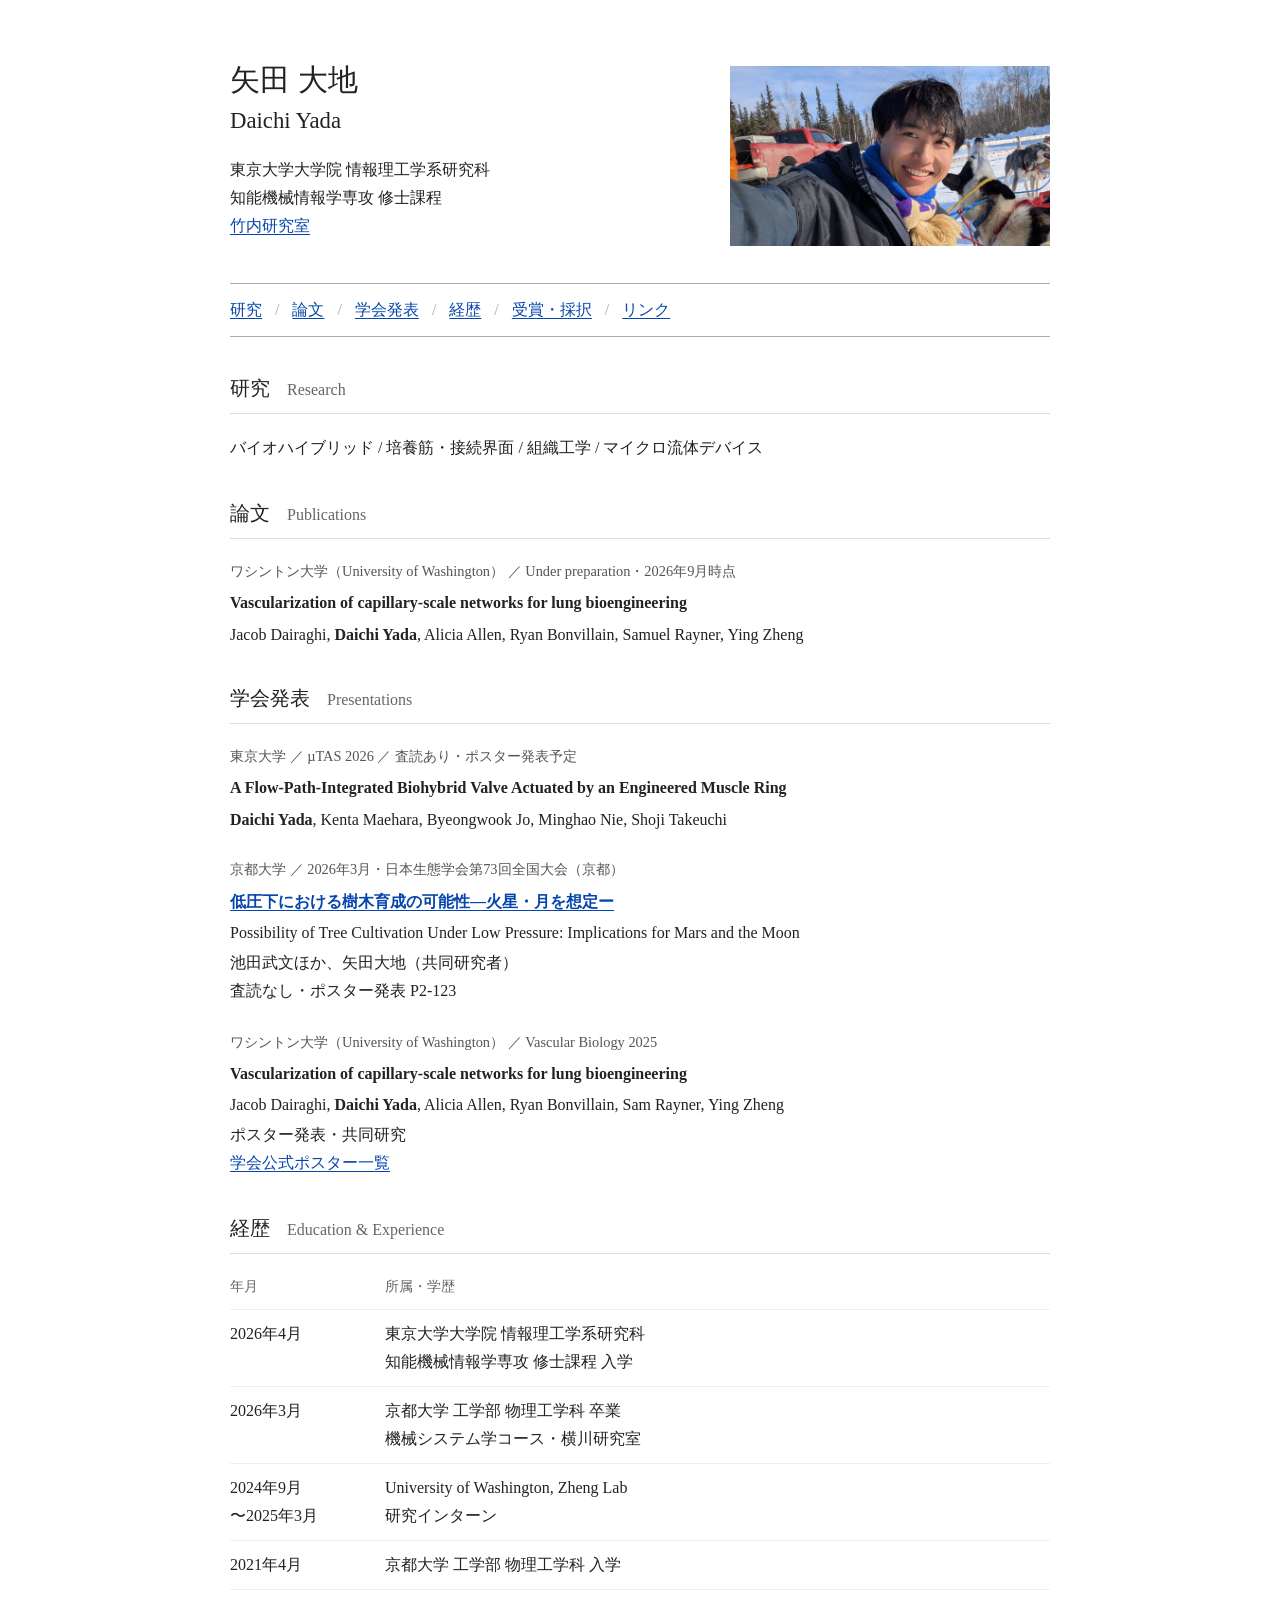
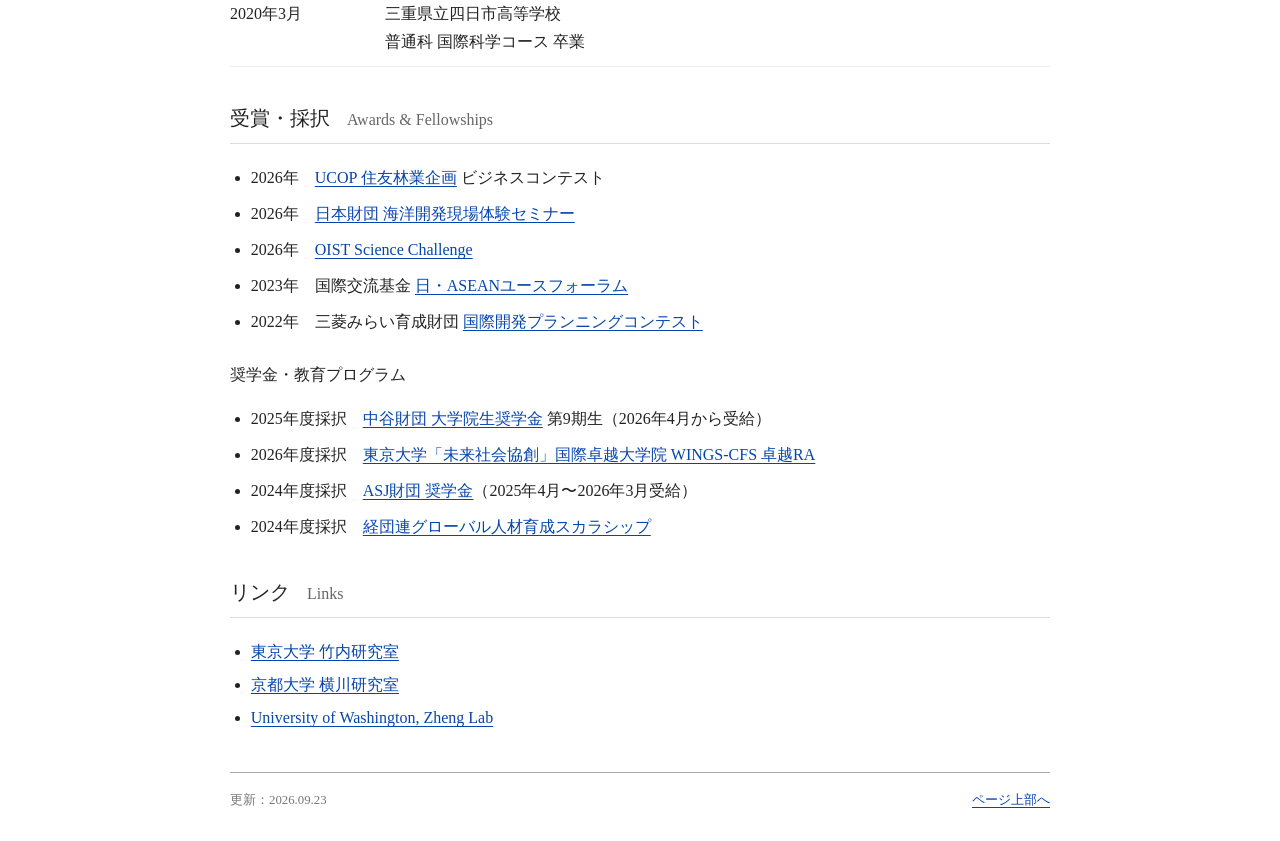
<file: docs/index.html>
<!doctype html>
<html lang="ja">
<head>
<meta charset="utf-8">
<meta name="viewport" content="width=device-width, initial-scale=1">
<title>矢田 大地 / Daichi Yada</title>
<meta name="description" content="矢田大地 / Daichi Yada — 東京大学大学院 情報理工学系研究科。経歴・論文・学会発表。">
<meta name="theme-color" content="#ffffff">
<meta name="google-site-verification" content="qMtW8hTHmmRN1J5_pxHbXWw_C1f3wLblmmfTAgkFmKg" />
<link rel="canonical" href="https://daichi-yada.github.io/">
<link rel="icon" href="assets/favicon.svg" type="image/svg+xml">
<link rel="stylesheet" href="style.css">
</head>
<body>
<a class="skip-link" href="#main" target="_blank" rel="noopener noreferrer">本文へ移動</a>
<main id="main">
<header class="profile-header">
<div class="identity">
<h1>矢田 大地 <span lang="en">Daichi Yada</span></h1>
<p>東京大学大学院 情報理工学系研究科<br>知能機械情報学専攻 修士課程<br><a href="https://www.hybrid.t.u-tokyo.ac.jp/" target="_blank" rel="noopener noreferrer">竹内研究室</a></p>
</div>
<img class="portrait" src="assets/portrait-2025-cropped.jpg" width="2700" height="1519" alt="雪景色の中で犬と写る矢田大地" fetchpriority="high">
</header>
<nav aria-label="メインメニュー"><a href="#research" target="_blank" rel="noopener noreferrer">研究</a><span>/</span><a href="#publications" target="_blank" rel="noopener noreferrer">論文</a><span>/</span><a href="#presentations" target="_blank" rel="noopener noreferrer">学会発表</a><span>/</span><a href="#education" target="_blank" rel="noopener noreferrer">経歴</a><span>/</span><a href="#awards" target="_blank" rel="noopener noreferrer">受賞・採択</a><span>/</span><a href="#links" target="_blank" rel="noopener noreferrer">リンク</a></nav>
<section id="research"><h2>研究 <small lang="en">Research</small></h2><p>バイオハイブリッド / 培養筋・接続界面 / 組織工学 / マイクロ流体デバイス</p></section>
<section id="publications"><h2>論文 <small lang="en">Publications</small></h2>
<article class="publication"><p class="affiliation">ワシントン大学（University of Washington） ／ Under preparation・2026年9月時点</p><h3 lang="en">Vascularization of capillary-scale networks for lung bioengineering</h3><p lang="en">Jacob Dairaghi, <strong>Daichi Yada</strong>, Alicia Allen, Ryan Bonvillain, Samuel Rayner, Ying Zheng</p></article>
</section>
<section id="presentations"><h2>学会発表 <small lang="en">Presentations</small></h2>
<article class="publication"><p class="affiliation">東京大学 ／ µTAS 2026 ／ 査読あり・ポスター発表予定</p><h3 lang="en">A Flow-Path-Integrated Biohybrid Valve Actuated by an Engineered Muscle Ring</h3><p lang="en"><strong>Daichi Yada</strong>, Kenta Maehara, Byeongwook Jo, Minghao Nie, Shoji Takeuchi</p></article>
<article class="publication"><p class="affiliation">京都大学 ／ 2026年3月・日本生態学会第73回全国大会（京都）</p><h3><a href="https://esj.ne.jp/meeting/abst/73/P2-123.html" target="_blank" rel="noopener noreferrer">低圧下における樹木育成の可能性―火星・月を想定ー</a></h3><p lang="en">Possibility of Tree Cultivation Under Low Pressure: Implications for Mars and the Moon</p><p>池田武文ほか、矢田大地（共同研究者）<br>査読なし・ポスター発表 P2-123</p></article>
<article class="publication"><p class="affiliation">ワシントン大学（University of Washington） ／ Vascular Biology 2025</p><h3 lang="en">Vascularization of capillary-scale networks for lung bioengineering</h3><p lang="en">Jacob Dairaghi, <strong>Daichi Yada</strong>, Alicia Allen, Ryan Bonvillain, Sam Rayner, Ying Zheng</p><p>ポスター発表・共同研究<br><a href="https://northamericanvascularbiologyorganization.growthzoneapp.com/ap/CloudFile/Download/LvDlM87p" target="_blank" rel="noopener noreferrer">学会公式ポスター一覧</a></p></article>
</section>
<section id="education"><h2>経歴 <small lang="en">Education &amp; Experience</small></h2>
<table><caption class="sr-only">学歴と研究留学の経歴</caption><thead><tr><th scope="col">年月</th><th scope="col">所属・学歴</th></tr></thead><tbody>
<tr><th scope="row">2026年4月</th><td>東京大学大学院 情報理工学系研究科<br>知能機械情報学専攻 修士課程 入学</td></tr>
<tr><th scope="row">2026年3月</th><td>京都大学 工学部 物理工学科 卒業<br>機械システム学コース・横川研究室</td></tr>
<tr><th scope="row">2024年9月<br>〜2025年3月</th><td>University of Washington, Zheng Lab<br>研究インターン</td></tr>
<tr><th scope="row">2021年4月</th><td>京都大学 工学部 物理工学科 入学</td></tr>
<tr><th scope="row">2020年3月</th><td>三重県立四日市高等学校<br>普通科 国際科学コース 卒業</td></tr>
</tbody></table>
</section>
<section id="awards"><h2>受賞・採択 <small lang="en">Awards &amp; Fellowships</small></h2>
<ul class="spaced-list">
<li>2026年　<a href="https://www.u-tokyo.ac.jp/ja/students/special-activities/ugip_sf.html" target="_blank" rel="noopener noreferrer">UCOP 住友林業企画</a> ビジネスコンテスト</li>
<li>2026年　<a href="https://ssl.project-kaiyoukaihatsu.jp/program/" target="_blank" rel="noopener noreferrer">日本財団 海洋開発現場体験セミナー</a></li>
<li>2026年　<a href="https://www.oist.jp/news-center/news/education/2026/5/12/science-challenge-2026" target="_blank" rel="noopener noreferrer">OIST Science Challenge</a></li>
<li>2023年　国際交流基金 <a href="https://www.jpf.go.jp/j/project/intel/exchange/youth-forum/2023/03-01.html" target="_blank" rel="noopener noreferrer">日・ASEANユースフォーラム</a></li>
<li>2022年　三菱みらい育成財団 <a href="https://iac.kyoto-u.ac.jp/news-topics/1062/" target="_blank" rel="noopener noreferrer">国際開発プランニングコンテスト</a></li>
</ul>
<h3 class="subheading">奨学金・教育プログラム</h3>
<ul class="spaced-list"><li>2025年度採択　<a href="https://www.nakatani-foundation.jp/business/scholarship/" target="_blank" rel="noopener noreferrer">中谷財団 大学院生奨学金</a> 第9期生（2026年4月から受給）</li><li>2026年度採択　<a href="https://www.cfs.t.u-tokyo.ac.jp/rules.html" target="_blank" rel="noopener noreferrer">東京大学「未来社会協創」国際卓越大学院 WINGS-CFS 卓越RA</a></li><li>2024年度採択　<a href="https://www.asjf.or.jp/appreq.html" target="_blank" rel="noopener noreferrer">ASJ財団 奨学金</a>（2025年4月〜2026年3月受給）</li><li>2024年度採択　<a href="https://www.keidanren.or.jp/japanese/profile/ishizaka/" target="_blank" rel="noopener noreferrer">経団連グローバル人材育成スカラシップ</a></li></ul>
</section>
<section id="links"><h2>リンク <small lang="en">Links</small></h2>
<ul class="link-list">
<li><a href="https://www.hybrid.t.u-tokyo.ac.jp/" target="_blank" rel="noopener noreferrer">東京大学 竹内研究室</a></li>
<li><a href="https://www.mbsys.me.kyoto-u.ac.jp/" target="_blank" rel="noopener noreferrer">京都大学 横川研究室</a></li>
<li><a href="https://sites.google.com/uw.edu/yingzhenglab/" target="_blank" rel="noopener noreferrer">University of Washington, Zheng Lab</a></li>
</ul>
</section>
<footer><span>更新：2026.09.23</span><a href="#main" target="_blank" rel="noopener noreferrer">ページ上部へ</a></footer>
</main>
</body>
</html>
</file>
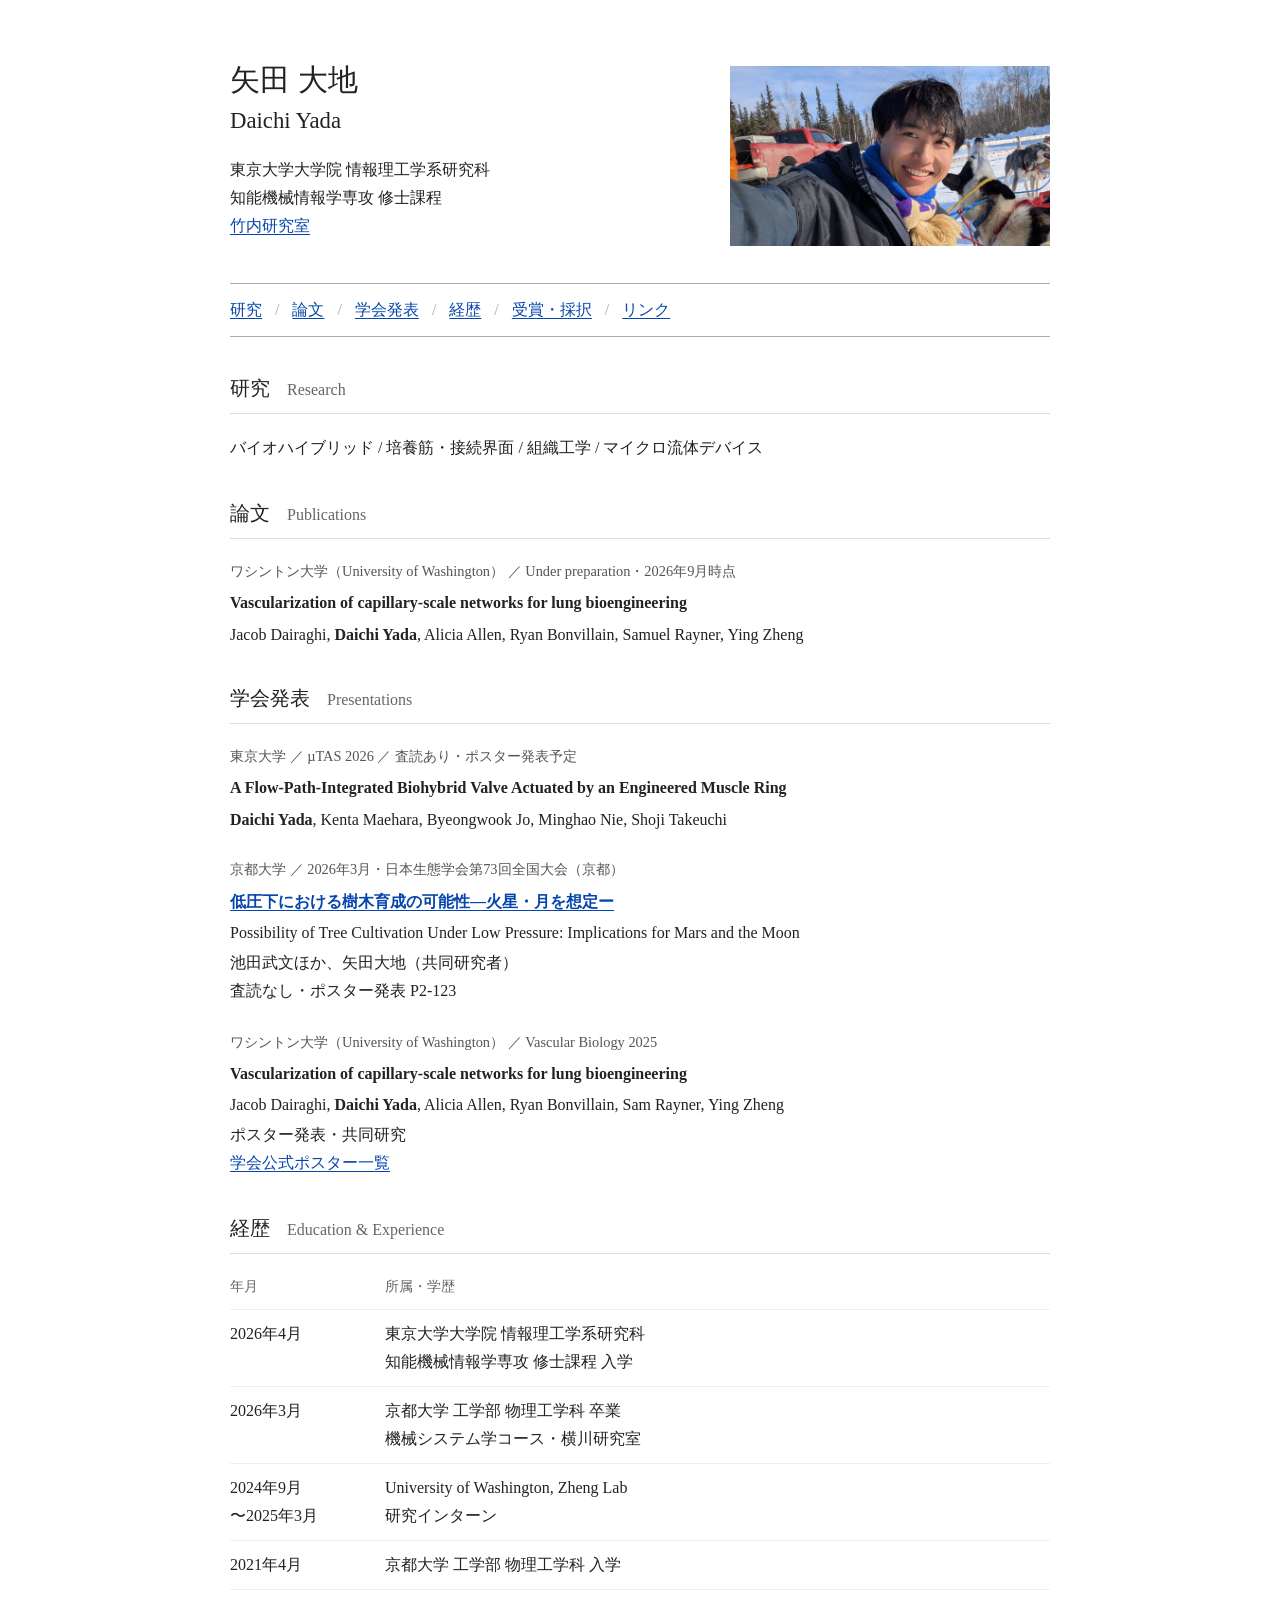
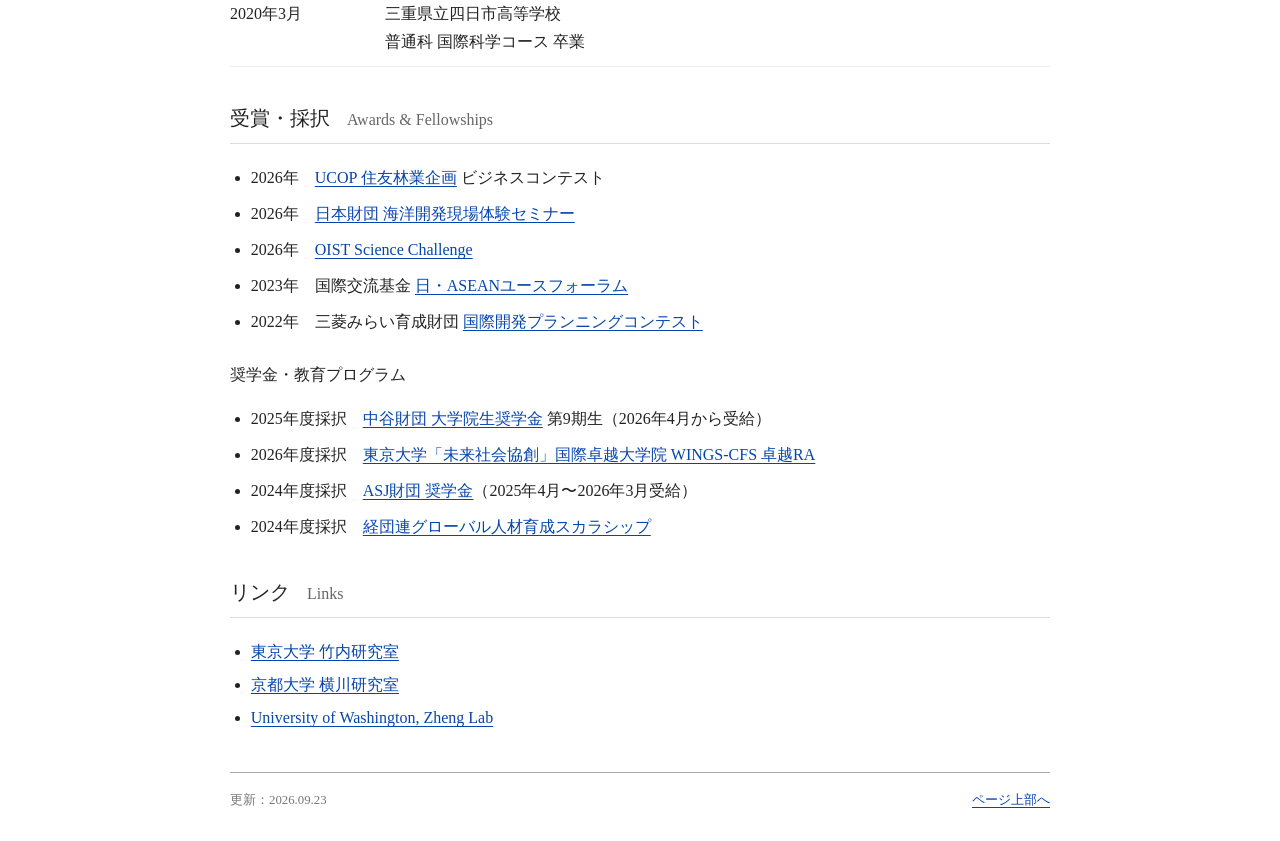
<file: docs/links.html>
<!doctype html>
<html lang="ja"><head><meta charset="utf-8"><meta name="viewport" content="width=device-width, initial-scale=1"><meta http-equiv="refresh" content="0; url=./#links"><link rel="canonical" href="https://daichi-yada.github.io/#links"><title>リンク｜矢田大地</title></head><body><a href="./#links" target="_blank" rel="noopener noreferrer">リンク</a></body></html>
</file>
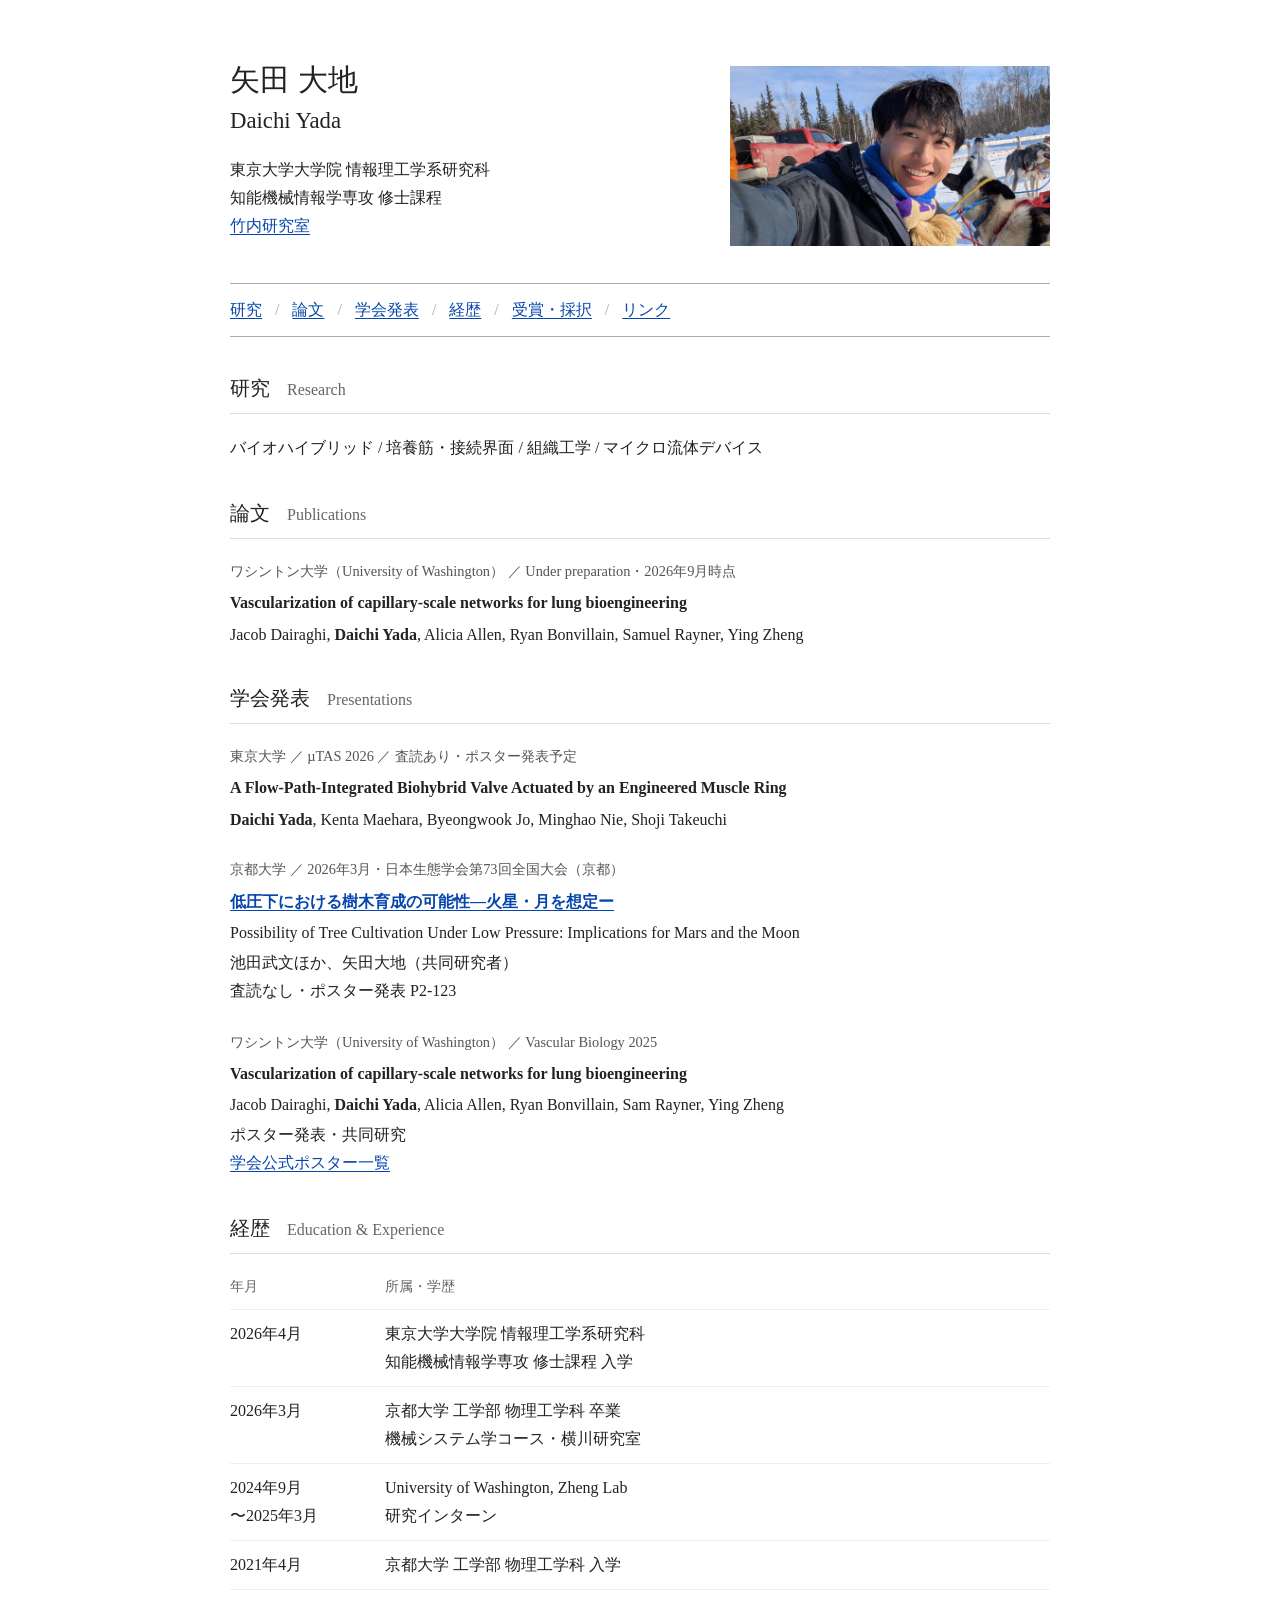
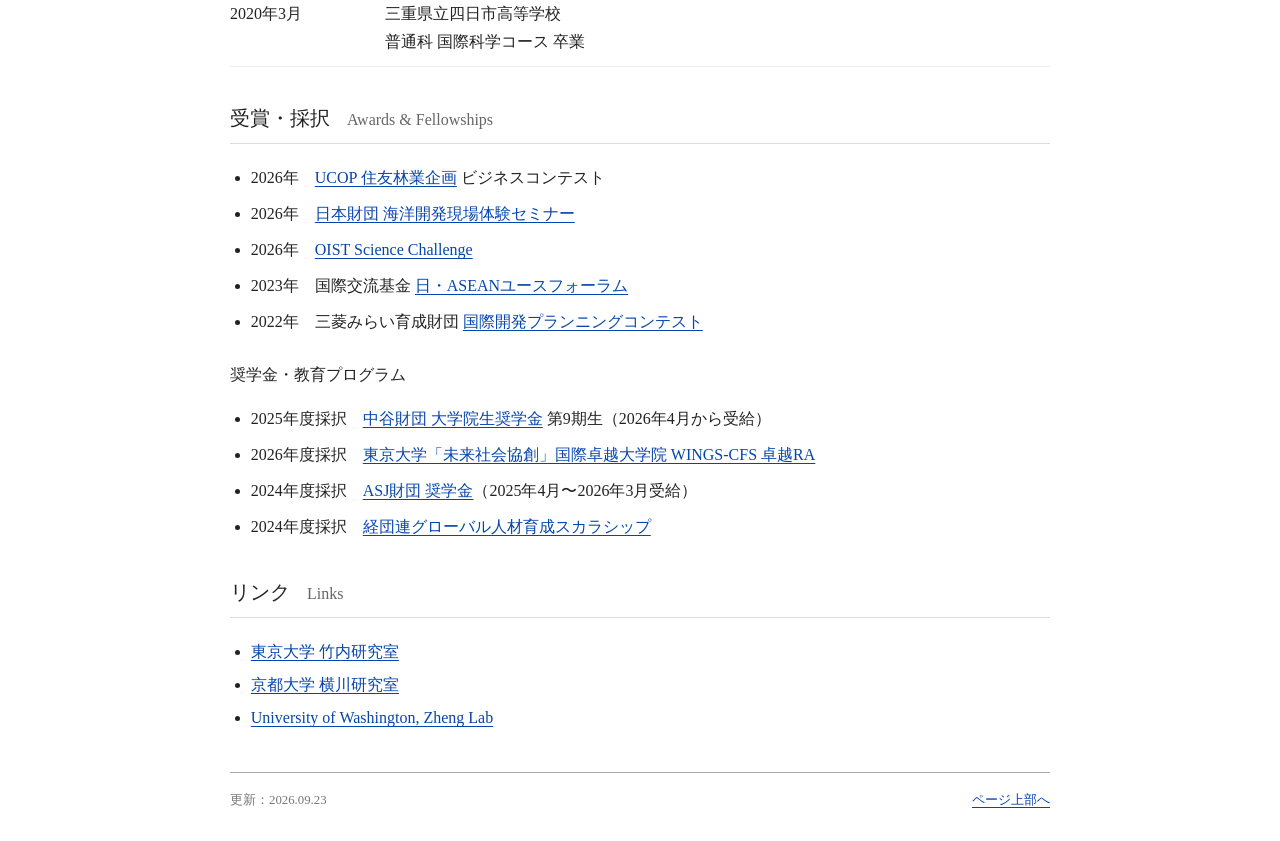
<file: docs/profile.html>
<!doctype html>
<html lang="ja"><head><meta charset="utf-8"><meta name="viewport" content="width=device-width, initial-scale=1"><meta http-equiv="refresh" content="0; url=./#education"><link rel="canonical" href="https://daichi-yada.github.io/#education"><title>経歴｜矢田大地</title></head><body><a href="./#education" target="_blank" rel="noopener noreferrer">経歴</a></body></html>
</file>
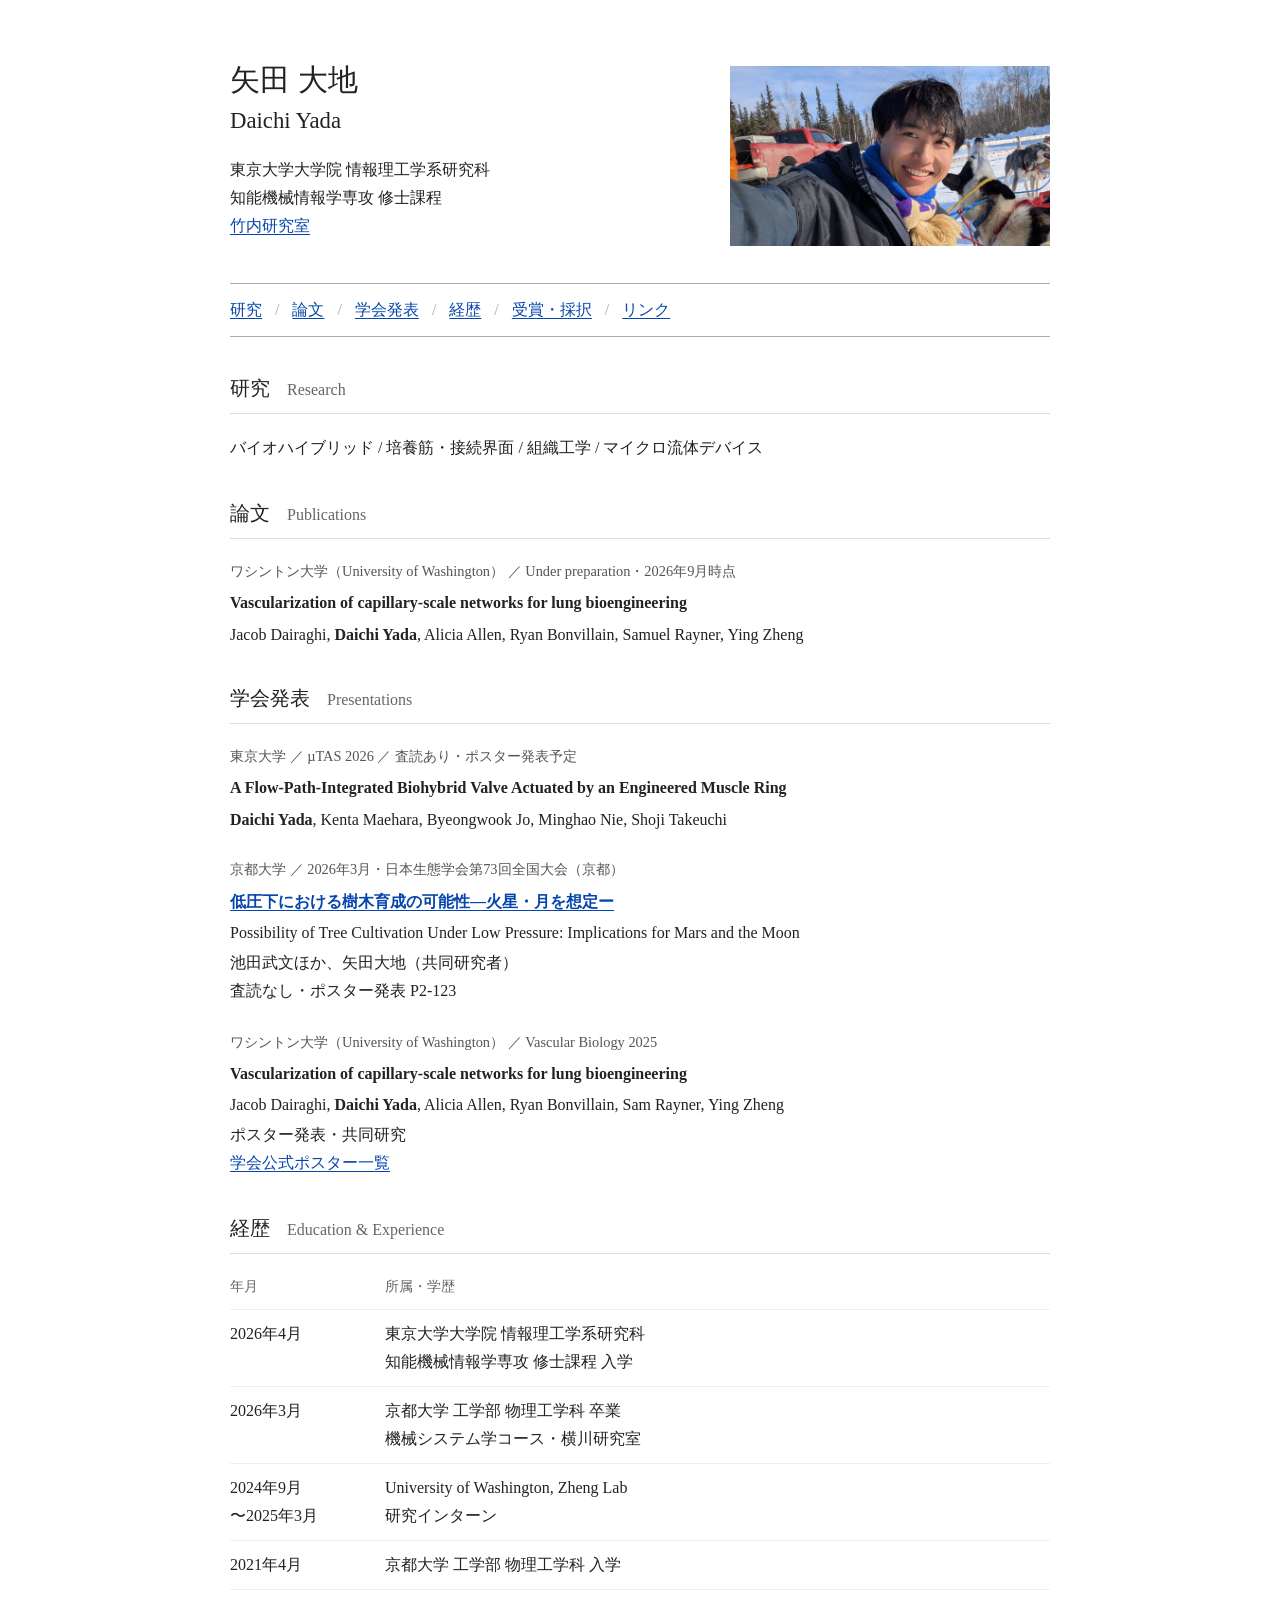
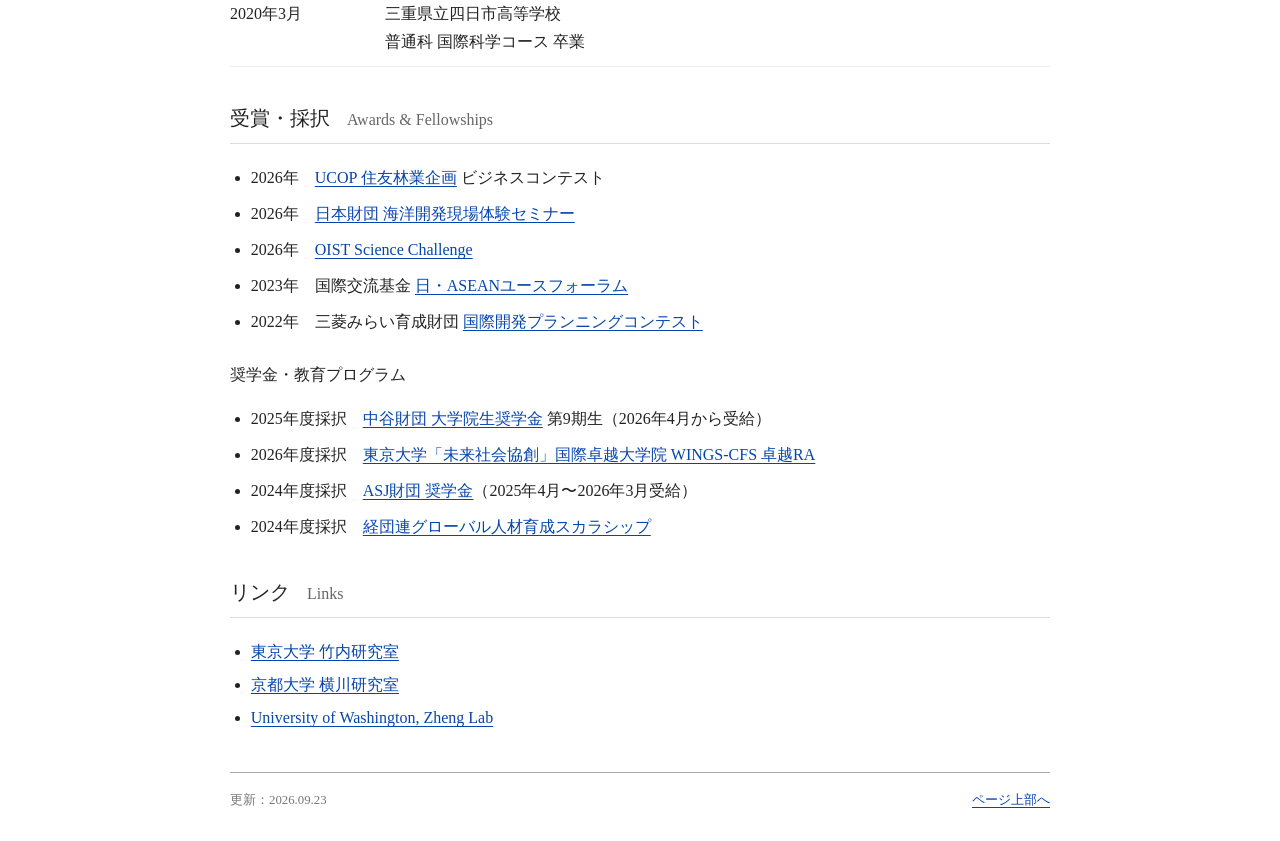
<file: docs/research.html>
<!doctype html>
<html lang="ja"><head><meta charset="utf-8"><meta name="viewport" content="width=device-width, initial-scale=1"><meta http-equiv="refresh" content="0; url=./#research"><link rel="canonical" href="https://daichi-yada.github.io/#research"><title>研究｜矢田大地</title></head><body><a href="./#research" target="_blank" rel="noopener noreferrer">研究</a></body></html>
</file>
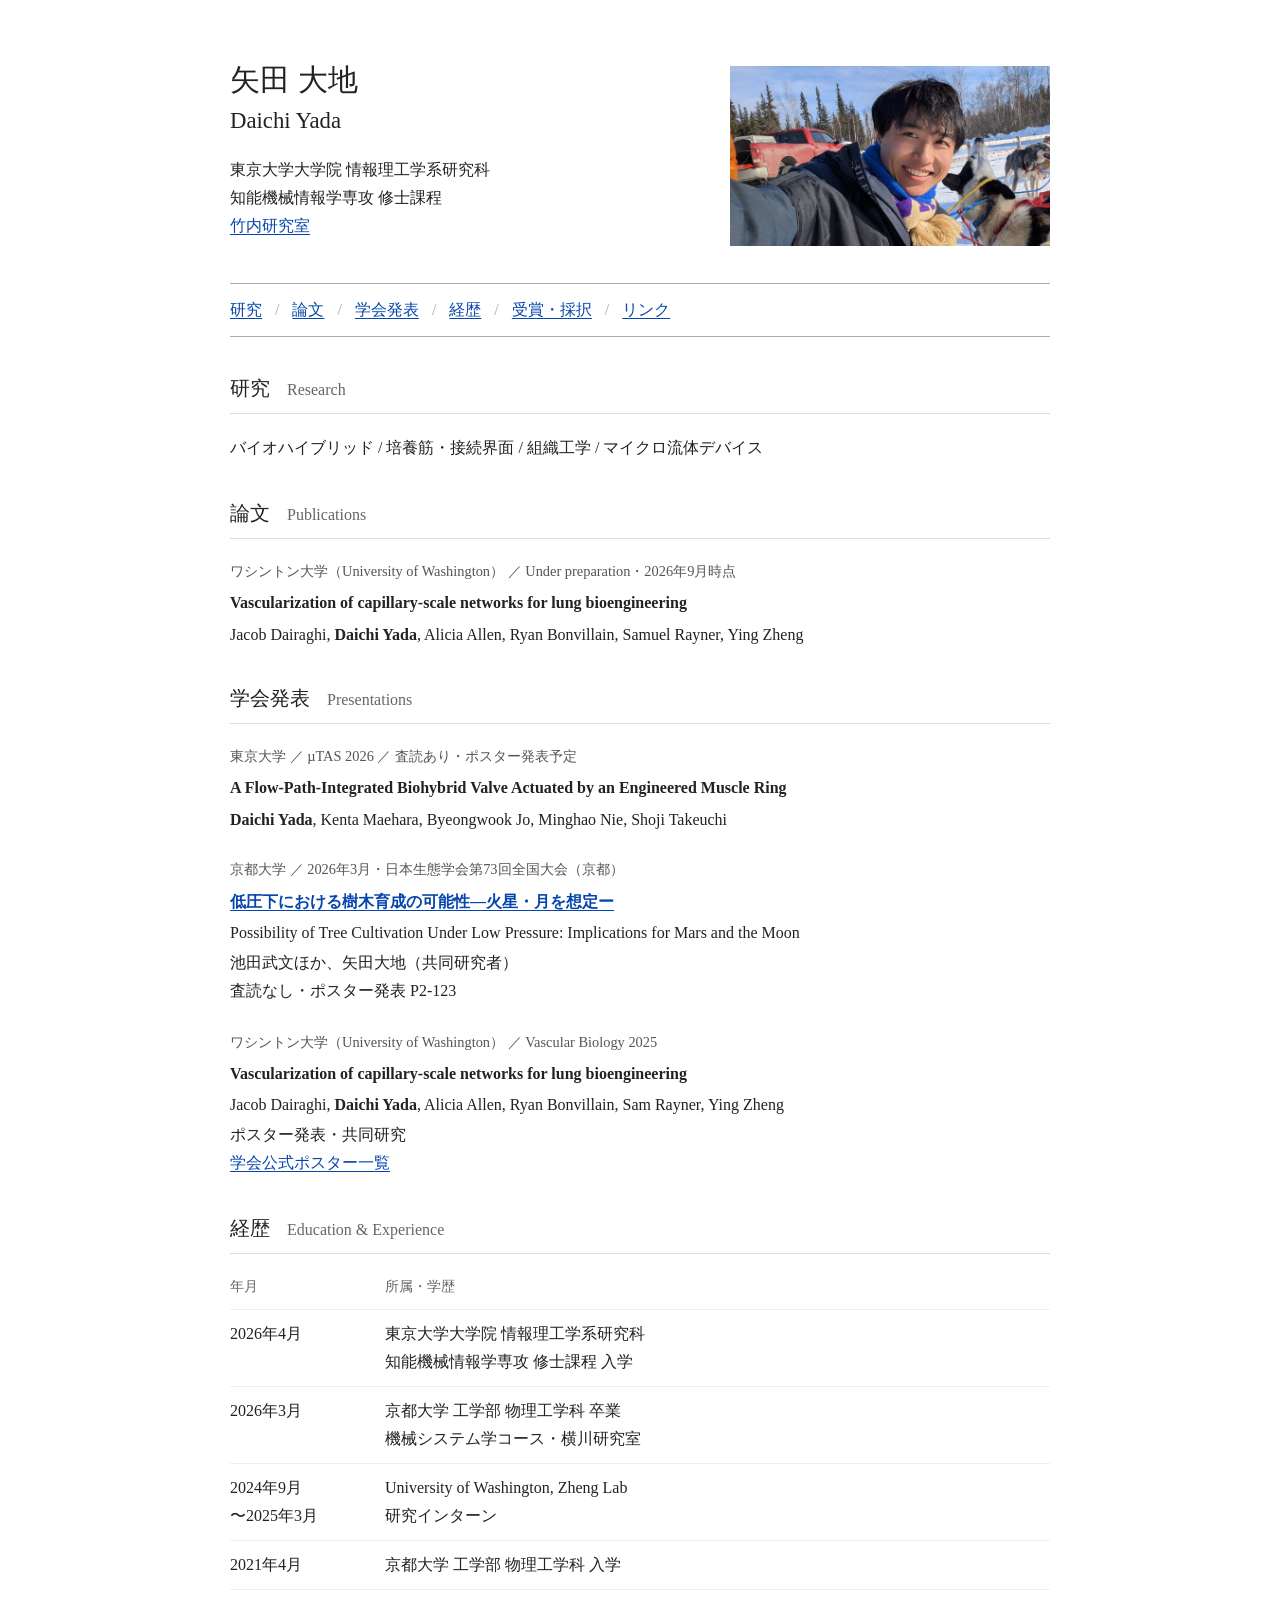
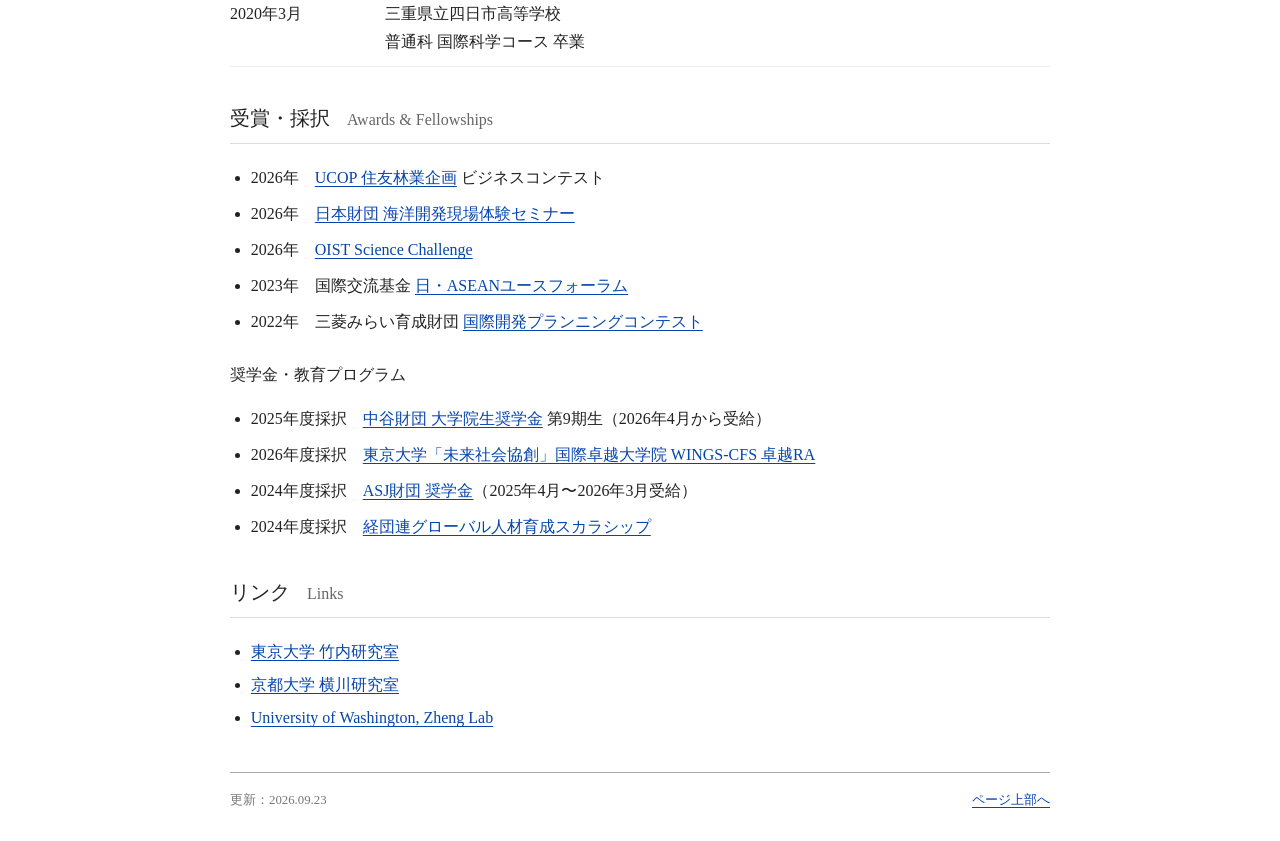
<file: docs/works.html>
<!doctype html>
<html lang="ja"><head><meta charset="utf-8"><meta name="viewport" content="width=device-width, initial-scale=1"><meta http-equiv="refresh" content="0; url=./#publications"><link rel="canonical" href="https://daichi-yada.github.io/#publications"><title>論文・学会発表｜矢田大地</title></head><body><a href="./#publications" target="_blank" rel="noopener noreferrer">論文・学会発表</a></body></html>
</file>
<file: docs/style.css>
:root{color-scheme:light;color:#222;background:#fff;font-family:Georgia,'Yu Mincho','Hiragino Mincho ProN',serif;font-size:16px;line-height:1.75}
*{box-sizing:border-box}
body{margin:0}
main{max-width:880px;margin:58px auto 30px;padding:0 30px}
a{color:#0645ad;text-decoration:underline;text-underline-offset:3px}
a:visited{color:#663399}
a:hover{color:#a53020}
a:focus-visible{outline:2px solid #a95a11;outline-offset:5px}
.profile-header{display:grid;grid-template-columns:minmax(0,1fr) 320px;align-items:center;gap:35px;margin-bottom:30px}
h1{font-size:1.9rem;font-weight:400;line-height:1.45;margin:0 0 18px}
h1 span{display:block;font-size:1.42rem;margin-top:3px}
p{margin:0 0 13px}
.portrait{display:block;width:100%;height:auto}
.external{margin-top:16px;margin-bottom:0}
nav{display:flex;flex-wrap:wrap;gap:5px 13px;border-top:1px solid #aaa;border-bottom:1px solid #aaa;padding:12px 0;margin-bottom:34px}
nav span{color:#aaa}
section{margin:34px 0;scroll-margin-top:24px}
h2{font-size:1.25rem;font-weight:400;margin:0 0 20px;border-bottom:1px solid #ddd;padding-bottom:7px}
h2 small{font-size:1rem;color:#666;margin-left:12px}
.publication{margin:0 0 25px;overflow-wrap:anywhere}
.publication h3{font-size:1rem;line-height:1.65;margin:0 0 5px;font-weight:700}
.publication p{margin:3px 0}
.publication .affiliation{font-size:.9rem;color:#555;margin-bottom:6px}
.publication p[lang=en]{line-height:1.6}
table{width:100%;border-collapse:collapse}
th,td{text-align:left;vertical-align:top;padding:10px 0;border-bottom:1px solid #eee;font-weight:400}
thead th{font-size:.9rem;color:#666;padding-top:0}
tbody th{width:155px;padding-right:20px;white-space:nowrap}
.subheading{font-size:1rem;font-weight:400;margin:25px 0 10px}
ul{padding-left:1.3em}
.spaced-list li{margin:8px 0}
.link-list li{margin:5px 0}
footer{border-top:1px solid #aaa;padding-top:16px;margin-top:40px;font-size:.8rem;color:#777;display:flex;justify-content:space-between;gap:15px}
.skip-link{position:absolute;top:-100px;background:#fff;padding:10px}
.skip-link:focus{top:0}
.sr-only{position:absolute;width:1px;height:1px;overflow:hidden;clip:rect(0,0,0,0);white-space:nowrap}
@media(max-width:700px){main{margin-top:30px;padding:0 22px}.profile-header{grid-template-columns:minmax(0,1fr) 42%;gap:20px}h1{font-size:1.6rem}.identity p{font-size:.9rem}h1 span{font-size:1.2rem}nav{gap:5px 10px}}
@media(max-width:480px){.profile-header{grid-template-columns:1fr;gap:22px}.portrait{max-width:360px}.identity p{font-size:1rem}main{padding:0 19px}h2 small{font-size:.9rem;margin-left:7px}tbody th{width:105px;padding-right:12px;font-size:.9rem}nav{font-size:.92rem}section{margin:28px 0}}
@media print{main{margin:0;max-width:none}nav,footer,.skip-link{display:none}a{color:inherit}section{break-inside:avoid}}
</file>
